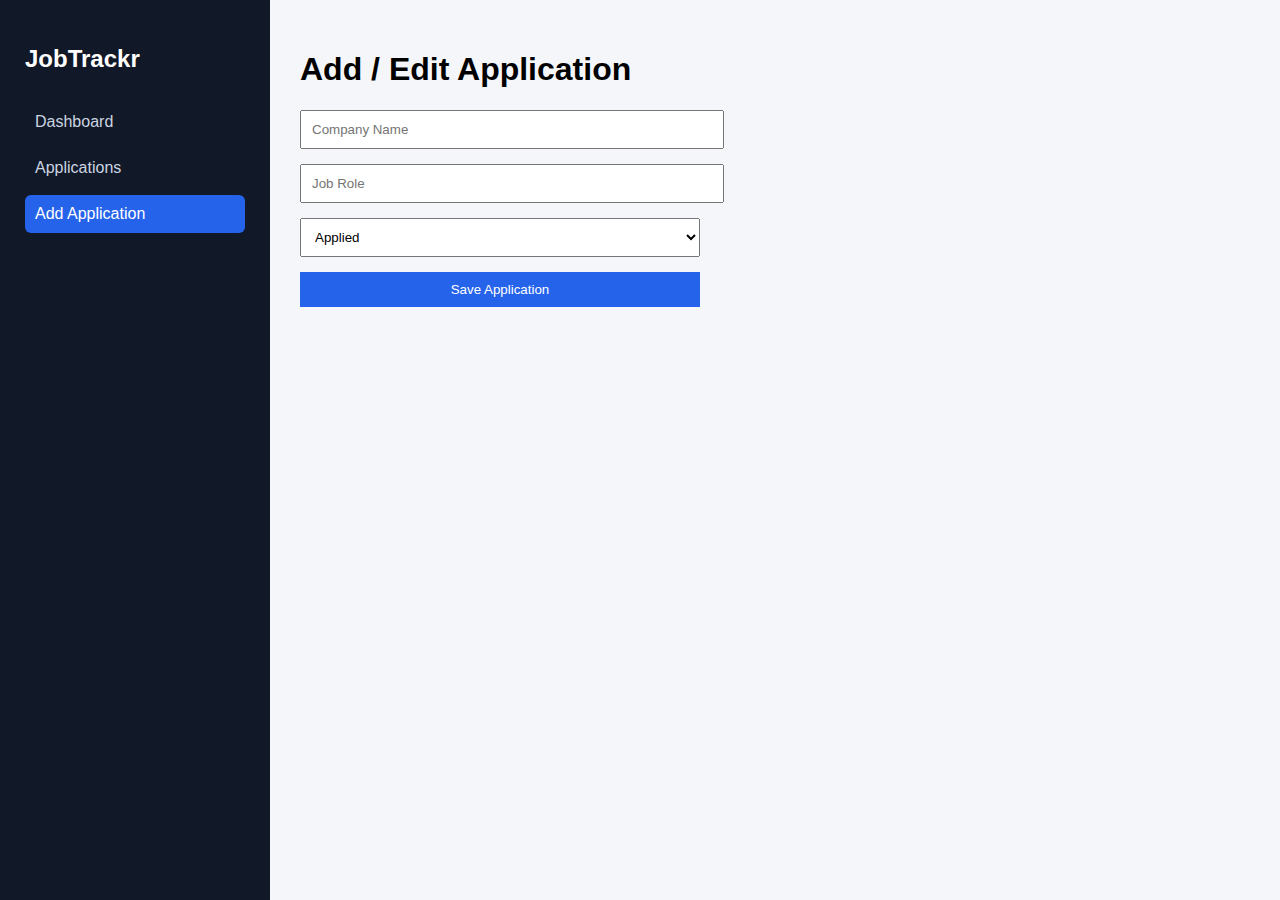
<file: add-application.html>
<!DOCTYPE html>
<html>
<head>
  <meta charset="UTF-8">
  <title>Add Application</title>
  <link rel="stylesheet" href="style.css">
</head>
<body>

<div class="layout">

  <aside class="sidebar">
    <h2 class="logo">JobTrackr</h2>
    <a href="index.html">Dashboard</a>
    <a href="applications.html">Applications</a>
    <a href="add-application.html" class="active">Add Application</a>
  </aside>

  <main class="main">

    <h1>Add / Edit Application</h1>

    <form id="jobForm" class="form-box">
      <input type="text" id="company" placeholder="Company Name" required>
      <input type="text" id="role" placeholder="Job Role" required>

      <select id="status">
        <option>Applied</option>
        <option>Interview</option>
        <option>Offer</option>
        <option>Rejected</option>
      </select>

      <button type="submit">Save Application</button>
    </form>

  </main>

</div>

<div id="successModal" class="modal">
  <div class="modal-content">
    <p>Application Saved Successfully!</p>
    <button onclick="closeModal()">OK</button>
  </div>
</div>

<script src="script.js"></script>
</body>
</html>
</file>
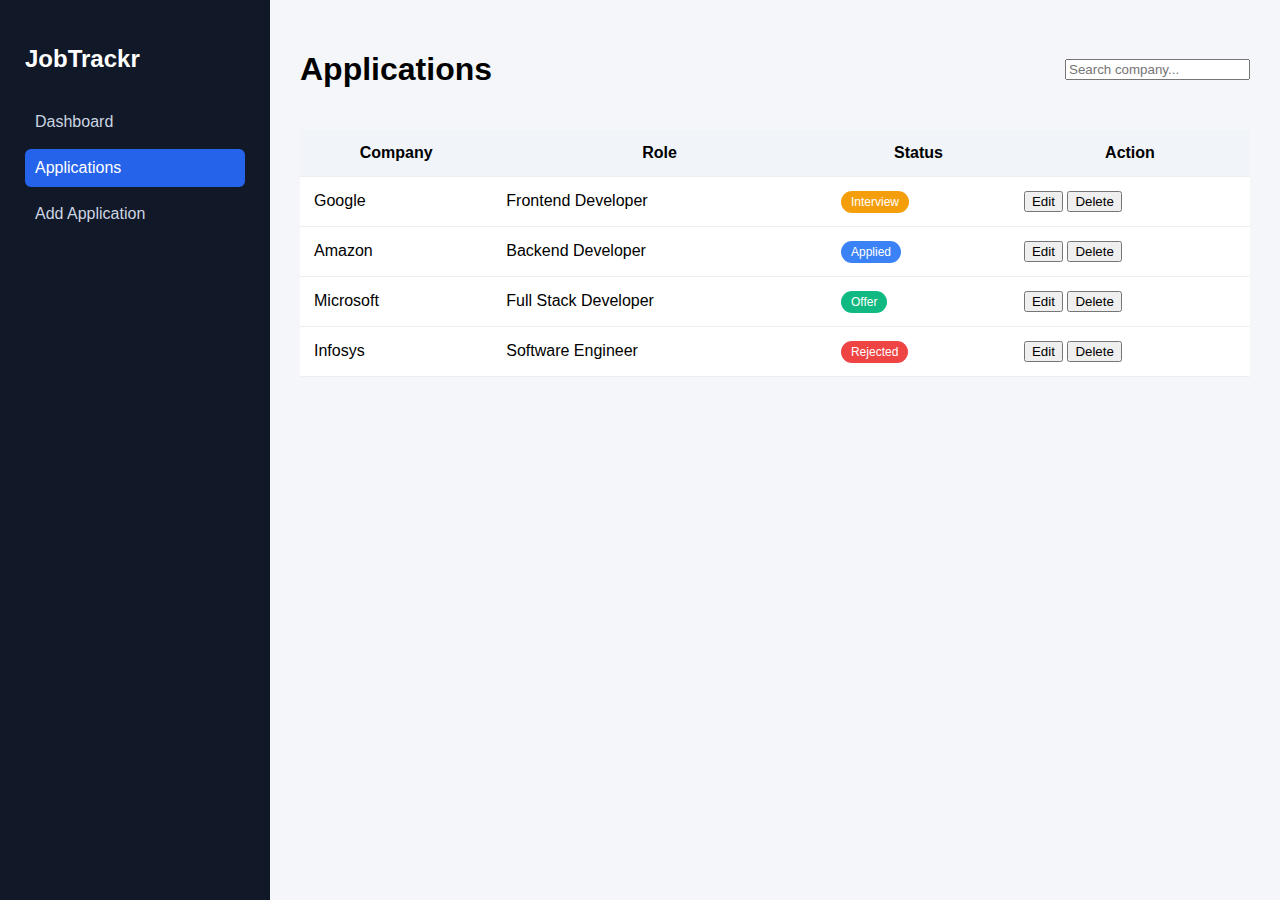
<file: applications.html>
<!DOCTYPE html>
<html>
<head>
  <meta charset="UTF-8">
  <title>Applications</title>
  <link rel="stylesheet" href="style.css">
</head>
<body>

<div class="layout">

  <aside class="sidebar">
    <h2 class="logo">JobTrackr</h2>
    <a href="index.html">Dashboard</a>
    <a href="applications.html" class="active">Applications</a>
    <a href="add-application.html">Add Application</a>
  </aside>

  <main class="main">

    <div class="topbar">
      <h1>Applications</h1>
      <input type="text" id="searchInput" placeholder="Search company...">
    </div>

    <table class="app-table">
      <thead>
        <tr>
          <th>Company</th>
          <th>Role</th>
          <th>Status</th>
          <th>Action</th>
        </tr>
      </thead>
      <tbody id="applicationList"></tbody>
    </table>

  </main>

</div>

<script src="script.js"></script>
</body>
</html>
</file>
<file: style.css>
body {
  margin: 0;
  font-family: "Segoe UI", sans-serif;
  background: #f4f6f9;
  transition: 0.3s ease;
}

.layout {
  display: flex;
  height: 100vh;
}

/* Sidebar */
.sidebar {
  width: 220px;
  background: #111827;
  color: white;
  padding: 25px;
}

.logo {
  margin-bottom: 30px;
}

.sidebar a {
  display: block;
  padding: 10px;
  margin-bottom: 8px;
  text-decoration: none;
  color: #cbd5e1;
  border-radius: 6px;
}

.sidebar a.active,
.sidebar a:hover {
  background: #2563eb;
  color: white;
}

.dark-btn {
  margin-top: 20px;
  padding: 10px;
  width: 100%;
  background: #2563eb;
  border: none;
  color: white;
  border-radius: 6px;
  cursor: pointer;
}

/* Main */
.main {
  flex: 1;
  padding: 30px;
}

.topbar {
  display: flex;
  justify-content: space-between;
  align-items: center;
}

/* Stats */
.stats {
  display: flex;
  gap: 25px;
  margin: 20px 0;
}

.stat-box {
  background: white;
  padding: 20px;
  border-radius: 10px;
  width: 200px;
  box-shadow: 0 3px 8px rgba(0,0,0,0.05);
  transition: 0.3s;
}

.stat-box:hover {
  transform: translateY(-5px);
}

/* Chart */
.chart-box {
  background: white;
  padding: 20px;
  border-radius: 10px;
  margin-top: 20px;
  max-width: 500px;
}

/* Table */
.app-table {
  width: 100%;
  background: white;
  border-collapse: collapse;
  margin-top: 20px;
}

.app-table th,
.app-table td {
  padding: 14px;
  border-bottom: 1px solid #eee;
}

.app-table th {
  background: #f1f5f9;
}

/* Status */
.badge {
  padding: 4px 10px;
  border-radius: 12px;
  font-size: 12px;
  color: white;
}

.applied { background: #3b82f6; }
.interview { background: #f59e0b; }
.offer { background: #10b981; }
.rejected { background: #ef4444; }

/* Form */
.form-box {
  max-width: 400px;
}

.form-box input,
.form-box select {
  width: 100%;
  padding: 10px;
  margin-bottom: 15px;
}

.form-box button {
  padding: 10px;
  width: 100%;
  background: #2563eb;
  border: none;
  color: white;
  cursor: pointer;
}

/* Modal */
.modal {
  display: none;
  position: fixed;
  inset: 0;
  background: rgba(0,0,0,0.5);
  justify-content: center;
  align-items: center;
}

.modal-content {
  background: white;
  padding: 30px;
  border-radius: 10px;
}

/* Dark Mode */
.dark {
  background: #1f2937;
  color: white;
}

.dark .stat-box,
.dark .chart-box,
.dark .app-table {
  background: #111827;
  color: white;
}
</file>
